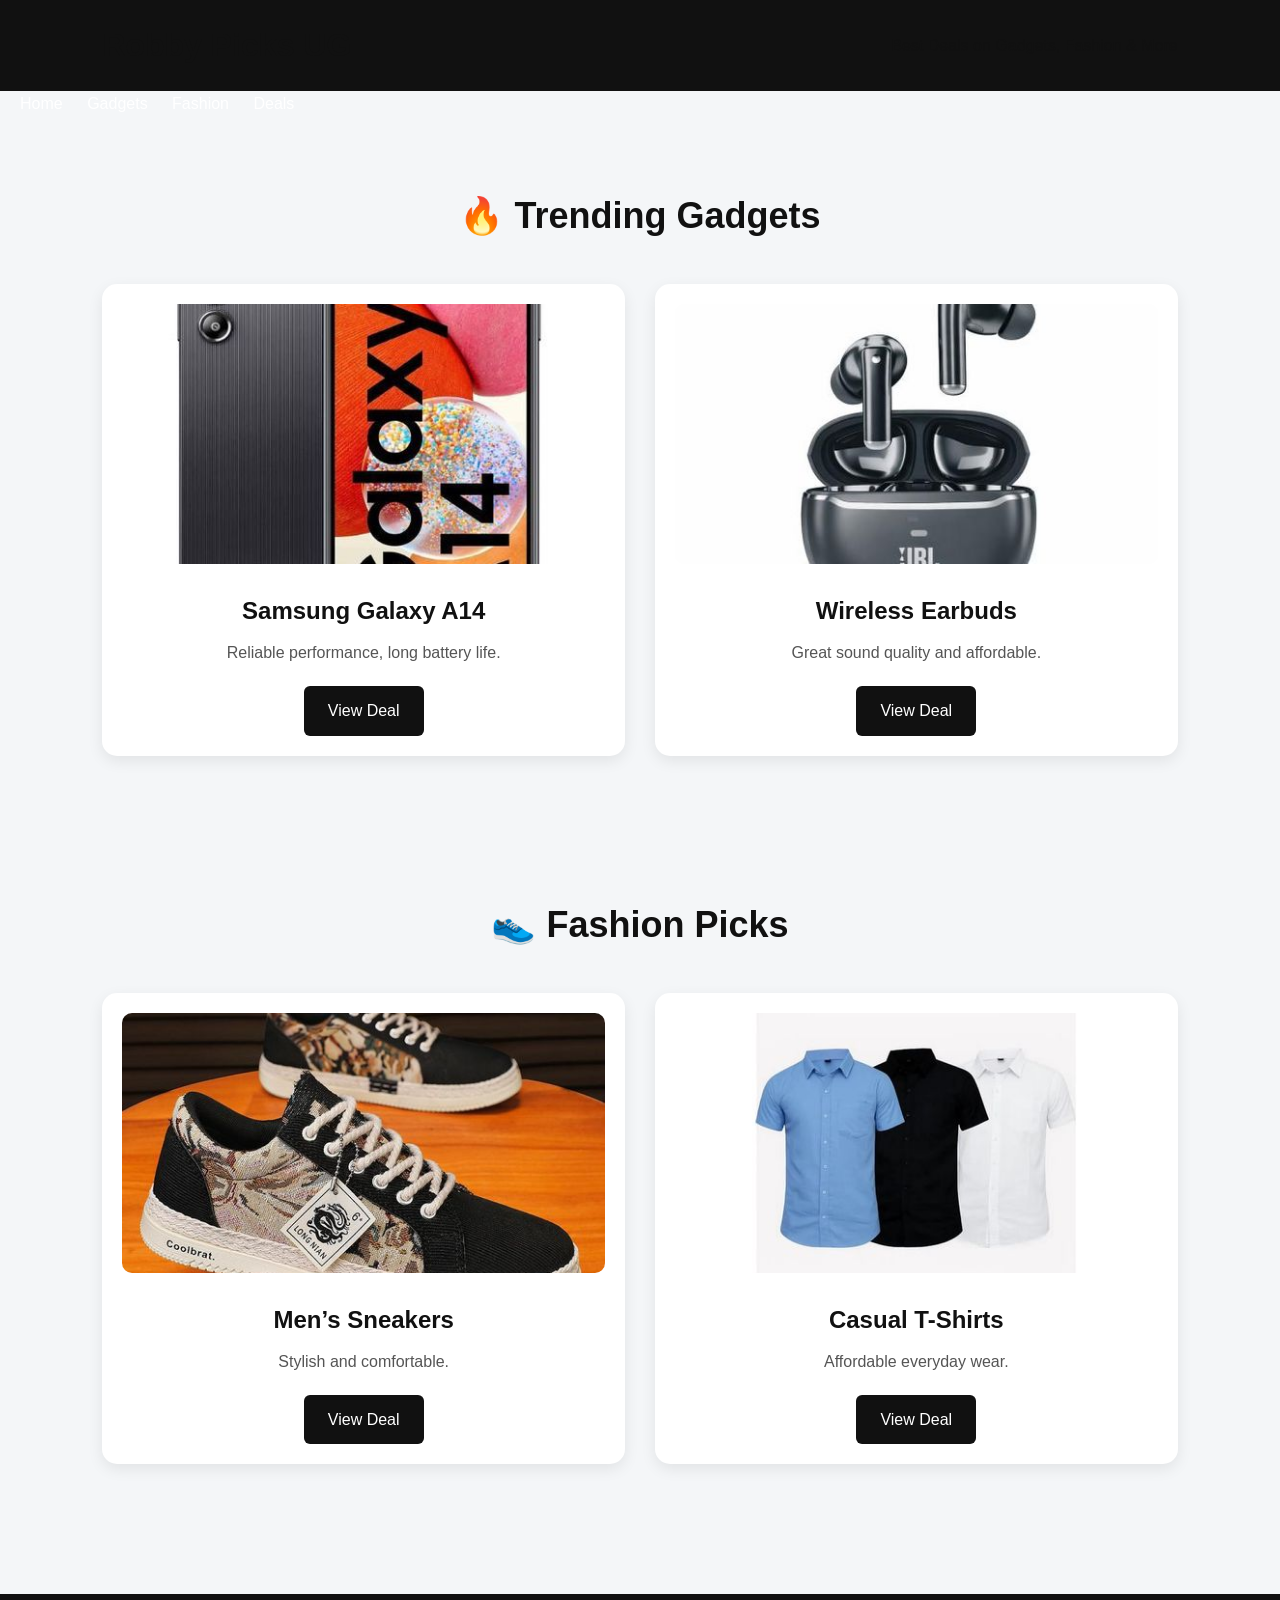
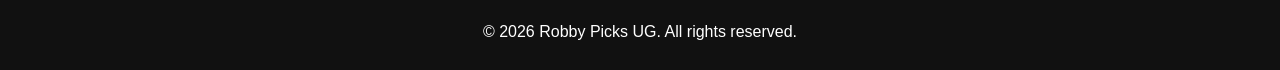
<file: Index.html>
<!DOCTYPE html>
<html>
<head>
  <title>Robby Picks UG</title>
  <link rel="stylesheet" href="styles.css">
</head>

<body>

<header>
  <h1>Robby Picks UG</h1>
  <p>Best Deals on Gadgets, Fashion & More</p>
</header>

<nav>
  <a href="#">Home</a>
  <a href="#">Gadgets</a>
  <a href="#">Fashion</a>
  <a href="#">Deals</a>
</nav>

<div class="section">
  <h2>🔥 Trending Gadgets</h2>

  <div class="products">

    <div class="product">
      <img src="images/SamsungA14.jpg" alt="Samsung Galaxy A14">
      <h3>Samsung Galaxy A14</h3>
      <p>Reliable performance, long battery life.</p>
      <a href="#" class="btn">View Deal</a>
    </div>

    <div class="product">
      <img src="images/Earbuds.jpg" alt="Wireless Earbuds">
      <h3>Wireless Earbuds</h3>
      <p>Great sound quality and affordable.</p>
      <a href="#" class="btn">View Deal</a>
    </div>

  </div>
</div>

<div class="section">
  <h2>👟 Fashion Picks</h2>

  <div class="products">

    <div class="product">
      <img src="images/mens sneakers.jpg" alt="Sneakers">
      <h3>Men’s Sneakers</h3>
      <p>Stylish and comfortable.</p>
      <a href="#" class="btn">View Deal</a>
    </div>

    <div class="product">
      <img src="images/shirts.jpg" alt="T-Shirts">
      <h3>Casual T-Shirts</h3>
      <p>Affordable everyday wear.</p>
      <a href="#" class="btn">View Deal</a>
    </div>

  </div>
</div>
    
</body>
<footer>
    <p>&copy; 2026 Robby Picks UG. All rights reserved.</p>
</footer>

</body>
</html>
</file>
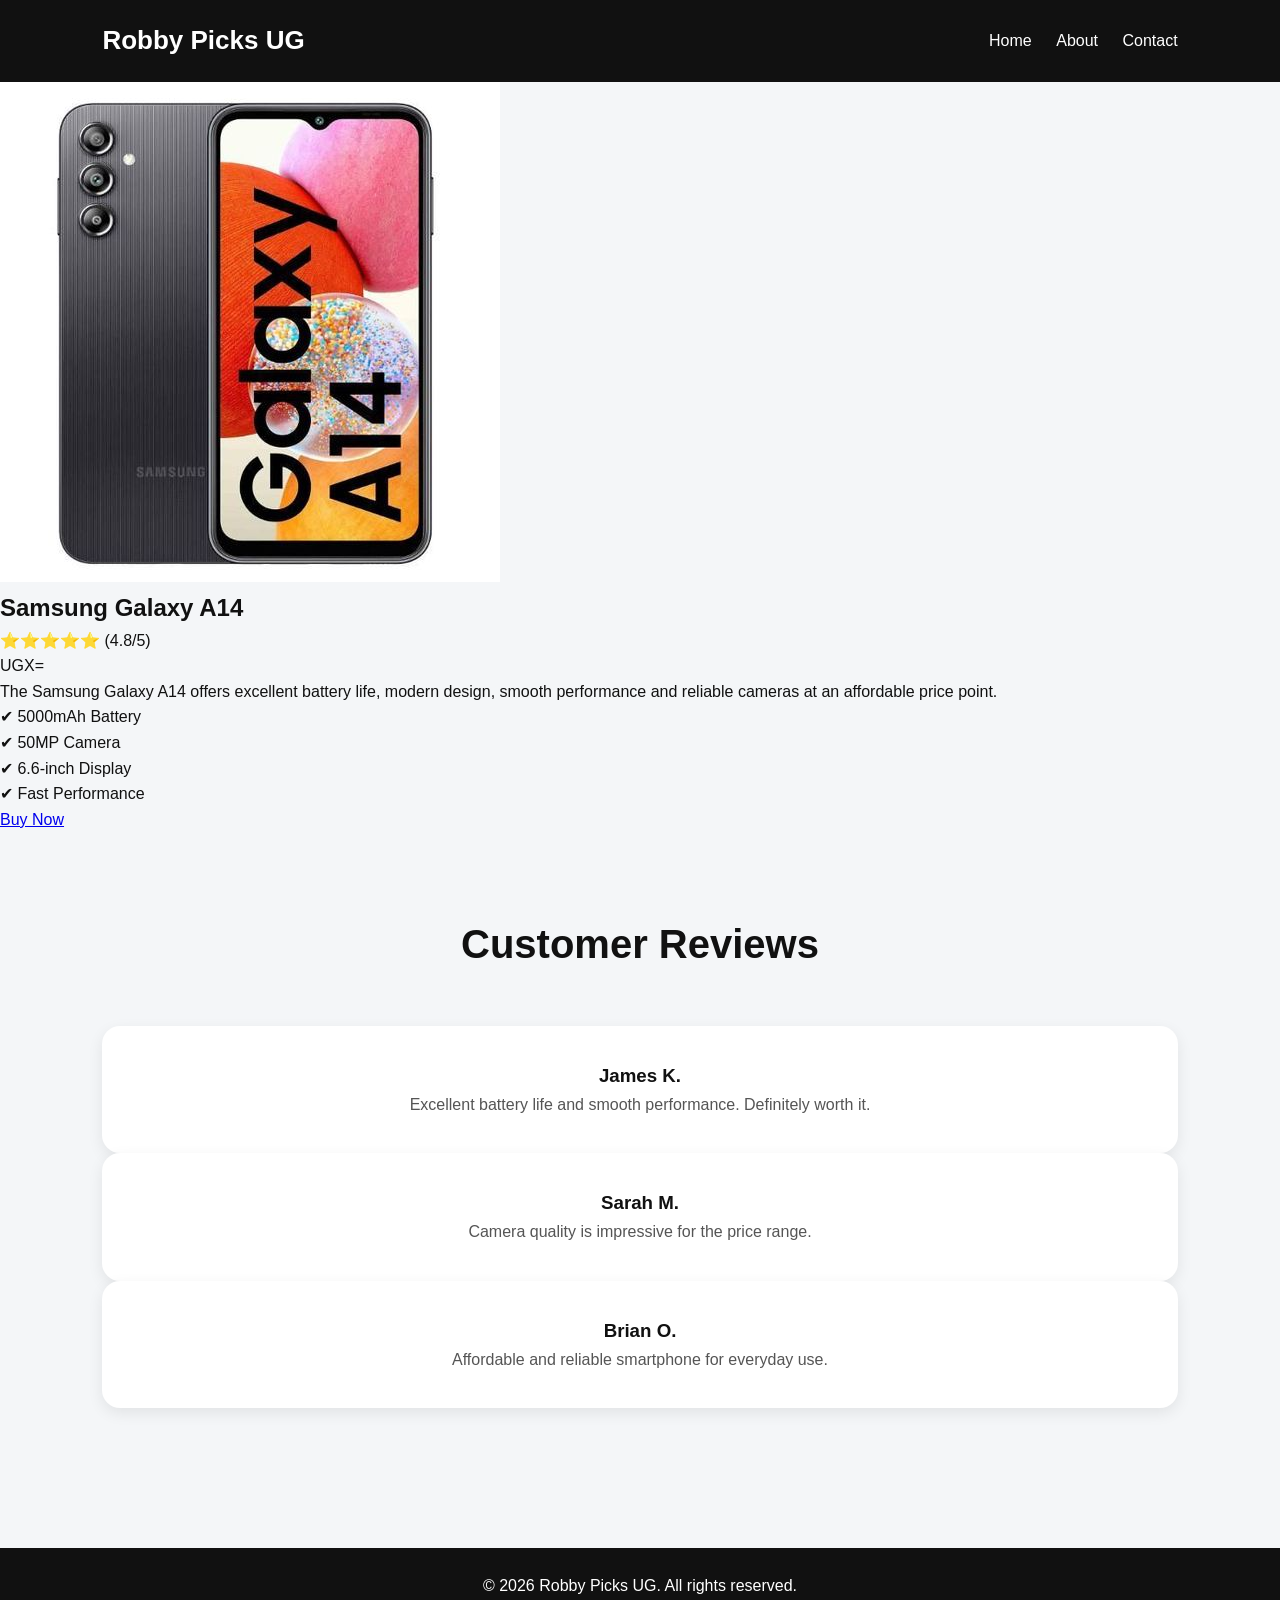
<file: samsung.html>
<!DOCTYPE html>
<html lang="en">
<head>
  <meta charset="UTF-8">
  <meta name="viewport"
  content="width=device-width, initial-scale=1.0">
  <title>Samsung Galaxy A14 | Robby Picks UG</title>
  <link rel="stylesheet"
  href="styles.css">
</head>
<body>

<!-- HEADER -->
<header>
  <div class="logo">
    Robby Picks UG
  </div>

  <nav id="navbar">
    <a href="index.html">Home</a>
    <a href="about.html">About</a>
    <a href="contact.html">Contact</a>
  </nav>
</header>

<!-- PRODUCT SECTION -->
<section class="product-page">
  <div class="product-image">
    <img src="images/SamsungA14.jpg"
    alt="Samsung Galaxy A14">
  </div>

  <div class="product-details">
    <h1>Samsung Galaxy A14</h1>
    <div class="rating">
  ⭐⭐⭐⭐⭐ <span>(4.8/5)</span>
</div>
    <p class="price">
      UGX=
    </p>
    <p class="description">
      The Samsung Galaxy A14 offers
      excellent battery life, modern
      design, smooth performance and
      reliable cameras at an affordable
      price point.
    </p>

    <ul>
      <li>✔ 5000mAh Battery</li>
      <li>✔ 50MP Camera</li>
      <li>✔ 6.6-inch Display</li>
      <li>✔ Fast Performance</li>
    </ul>

    <a href="#"
    class="buy-btn">
      Buy Now
    </a>
  </div>
</section> 
</section>

<!-- CUSTOMER REVIEWS -->
<section class="reviews-section">
  <h2>Customer Reviews</h2>
  <div class="review-card">
    <h3>James K.</h3>
    <p>
      Excellent battery life and smooth
      performance. Definitely worth it.
    </p>
  </div>
  <div class="review-card">
    <h3>Sarah M.</h3>
    <p>
      Camera quality is impressive for
      the price range.
    </p>
  </div>
  <div class="review-card">
    <h3>Brian O.</h3>
    <p>
      Affordable and reliable smartphone
      for everyday use.
    </p>
  </div>
</section>
<!-- FOOTER -->
<footer>
  <p>
    &copy; 2026 Robby Picks UG.
    All rights reserved.
  </p>
</footer>
<script src="script.js"></script>

</body>
</html>
</file>
<file: styles.css>
/* ROBBY PICKS UG - PREMIUM CSS*/

  /*  GLOBAL RESET */
  * {
    margin: 0;
    padding: 0;
    box-sizing: border-box;
  }

  /*  BODY */
  body {
    font-family: Arial, sans-serif;
    background: #f4f6f8;
    color: #111;
    line-height: 1.6;
  }

  /* HEADER / NAVBAR */
  header {
    display: flex;
    justify-content: space-between;
    align-items: center;
    padding: 20px 8%;
    background: #111;
    position: sticky;
    top: 0;
    z-index: 1000;
  }
  .logo {
    color: white;
    font-size: 26px;
    font-weight: bold;
  }
  nav a {
    color: white;
    text-decoration: none;
    margin-left: 20px;
    transition: 0.3s;
  }
  nav a:hover {
    color: #00c853;
  }

  /* DARK MODE BUTTON */
  #darkModeToggle {
    background: #6a6b6b;
    color: white;
    border: none;
    padding: 10px 14px;
    border-radius:50px;
    cursor: pointer;
    margin-left: 20px;
    font-size: 18px;
    width: 45px;
    height: 45px;
    transition: 0.3s;
  }
  #darkModeToggle:hover {
    background: #ffff
    transform: scale(1.05);
  }

  /* HERO SECTION */
  .hero {
    height: 60vh;
    background:
    linear-gradient(rgba(0,0,0,0.6),
    rgba(0,0,0,0.6)),
    url('images/hero.jpg');
    background-size: cover;
    background-position: center;
    display: flex;
    justify-content: center;
    align-items: center;
    text-align: center;
    color: white;
    padding: 40px 20px;
  }
  .hero-content {
    max-width: 700px;
  }
  .hero-content h1 {
    font-size: 52px;
    margin-bottom: 20px;
    line-height: 1.2;
  }
  .hero-content p {
    font-size: 18px;
    margin-bottom: 30px;
    line-height: 1.7;
  }

  /* HERO BUTTON */
  .hero-btn {
    display: inline-block;
    background: #00c853;
    color: white;
    padding: 14px 30px;
    border-radius: 8px;
    text-decoration: none;
    transition: 0.3s;
  }
  .hero-btn:hover {
    background: #009624;
    transform: scale(1.05);
  }

  /*  PRODUCT SECTIONS */
  .section {
    padding: 70px 8%;
  }
  .section h2 {
    text-align: center;
    margin-bottom: 40px;
    font-size: 36px;
  }

  /* PRODUCT GRID */
      .products {
        display: grid;
        grid-template-columns:
        repeat(auto-fit, minmax(260px, 1fr));
        gap: 30px;
      }

      /* PRODUCT CARD */
      .product {
        background: white;
        padding: 20px;
        border-radius: 15px;
        text-align: center;
        transition: 0.3s;
        box-shadow: 0 5px 15px rgba(0,0,0,0.08);
      }
      .product:hover {
        transform: translateY(-8px);
        box-shadow: 0 12px 25px rgba(0,0,0,0.15);
      }

      /* PRODUCT IMAGE */
      .product img {
        width: 100%;
        height: 260px;
        object-fit: cover;
        border-radius: 10px;
        margin-bottom: 20px;
      }

      /* PRODUCT TEXT */
      .product h3 {
        margin-bottom: 10px;
        font-size: 24px;
      }
      .product p {
        color: #555;
        margin-bottom: 20px;
      }

      /* PRODUCT BUTTON */
      .btn {
        display: inline-block;
        background: #111;
        color: white;
        padding: 12px 24px;
        border-radius: 6px;
        text-decoration: none;
        transition: 0.3s;
      }
      .btn:hover {
        background: #00c853;
      }

          /* TRUST SECTION */
          .trust-section {
            padding: 80px 8%;
            background: white;
            text-align: center;
          }
          .trust-section h2 {
            font-size: 40px;
            margin-bottom: 50px;
          }

          /* TRUST GRID */
          .trust-container {
            display: grid;
            grid-template-columns:
            repeat(auto-fit, minmax(250px, 1fr));
            gap: 30px;
          }

          /* TRUST BOX */
          .trust-box {
            background: #f4f6f8;
            padding: 40px 25px;
            border-radius: 18px;
            transition: 0.3s;
            box-shadow: 0 5px 15px rgba(0,0,0,0.06);
          }
          .trust-box:hover {
            transform: translateY(-10px);
            box-shadow: 0 12px 25px rgba(0,0,0,0.12);
          }

          /* TRUST ICON */
          .trust-icon {
            font-size: 50px;
            margin-bottom: 20px;
          }

          /* TRUST TEXT */
          .trust-box h3 {
            margin-bottom: 15px;
            font-size: 24px;
          }
          .trust-box p {
            color: #555;
            line-height: 1.7;
          }

          /* FEATURED BANNER */
          .featured-banner {
            margin: 80px 8%;
            border-radius: 20px;
            overflow: hidden;
            background:
            linear-gradient(rgba(0,0,0,0.7),
            rgba(0,0,0,0.7)),
            url('images/hero.jpg');
            background-size: cover;
            background-position: center;
            padding: 100px 40px;
            text-align: center;
            color: white;
          }

          /* BANNER TEXT */
          .banner-content h2 {
            font-size: 48px;
            margin-bottom: 20px;/=
          }
          .banner-content p {
            font-size: 18px;
            max-width: 700px;
            margin: auto;
            margin-bottom: 30px;
            line-height: 1.7;
          }

      /* BANNER BUTTON */
      .banner-btn {
        display: inline-block;
        background: #00c853;
        color: white;
        padding: 14px 30px;
        border-radius: 8px;
        text-decoration: none;
        transition: 0.3s;
      }
      .banner-btn:hover {
        background: #009624;
        transform: scale(1.05);
      }

      /* REVIEWS SECTION */
      .reviews-section {
        padding: 80px 8%;
        background: #f4f6f8;
        text-align: center;
      }
      .reviews-section h2 {
        font-size: 40px;
        margin-bottom: 50px;
      }

      /* REVIEWS GRID */

      .reviews-container {
        display: grid;
        grid-template-columns:
        repeat(auto-fit, minmax(280px, 1fr));
        gap: 30px;
      }

      /* REVIEW CARD */

      .review-card {
        background: white;
        padding: 35px;
        border-radius: 18px;
        transition: 0.3s;
        box-shadow: 0 5px 15px rgba(0,0,0,0.08);
      }
      .review-card:hover {
        transform: translateY(-10px);
        box-shadow: 0 12px 25px rgba(0,0,0,0.12);
      }

      /* STARS */
      .stars {
        font-size: 24px;
        margin-bottom: 20px;
      }

      /* REVIEW TEXT */
      .review-card p {
        color: #555;
        line-height: 1.7;
      }

  /*  WHATSAPP BUTTON */
  .whatsapp-btn {
    position: fixed;
    bottom: 25px;
    right: 25px;
    width: 65px;
    height: 65px;
    background: #25D366;
    color: white;
    font-size: 32px;
    border-radius: 50%;
    display: flex;
    justify-content: center;
    align-items: center;
    text-decoration: none;
    box-shadow: 0 5px 15px rgba(0,0,0,0.2);
    transition: 0.3s;
    z-index: 1000;
  }
  .whatsapp-btn:hover {
    transform: scale(1.1);
    background: #1ebe5d;
  }


  /* FOOTER */
  footer {
    text-align: center;
    padding: 25px;
    background: #111;
    color: white;
    margin-top: 60px;
  }

  /*  MOBILE MENU */
  .menu-toggle {
    display: none;
    font-size: 30px;
    color: white;
    cursor: pointer;
  }

  /* MOBILE RESPONSIVE */
  @media (max-width: 768px) {
    header {
      flex-direction: column;
      padding: 15px 5%;
    }

  /* MOBILE NAVIGATION */
  .menu-toggle {
    display: block;
  }
  #navbar {
    display: none;
    flex-direction: column;
    width: 100%;
    text-align: center;
    margin-top: 15px;
  }
  #navbar.active {
    display: flex;
  }
  #navbar a {
    margin: 12px 0;
  }
    nav {
      margin-top: 10px;
    }
    nav a {
      margin: 0 10px;
      font-size: 14px;
    }
    .hero {
      height: 45vh;
      padding: 50px 20px;
    }
    .hero-content h1 {
      font-size: 32px;
      line-height: 1.3;
    }
    .hero-content p {
      font-size: 15px;
    }
    .section {
      padding: 50px 5%;
    }
    .section h2,
    .trust-section h2,
    .reviews-section h2 {
      font-size: 30px;
    }
    .banner-content h2 {
      font-size: 34px;
    }
    .banner-content p {
      font-size: 15px;
    }
    .featured-banner {
      padding: 70px 20px;
    }
    .product img {
      height: 220px;
    }
  }

  /* DARK MODE */
  .dark-mode {
    background: #121212;
    color: white;
  }
  .dark-mode .product,
  .dark-mode .review-card,
  .dark-mode .trust-box {
    background: #1e1e1e;
    color: white;
  }
  .dark-mode .trust-section,
  .dark-mode .reviews-section {
    background: #181818;
  }
  .dark-mode .product p,
  .dark-mode .review-card p,
  .dark-mode .trust-box p {
    color: #ccc;
  }

  /* PRODUCT SLIDER */
.slider-section {
  padding: 70px 8%;
  text-align: center;
}
.slider-section h2 {
  font-size: 36px;
  margin-bottom: 40px;
}

/* SLIDER CONTAINER */
.slider-container {
  position: relative;
  overflow: hidden;
}

/* TRACK */
.slider-track {
  display: flex;
  gap: 20px;
  transition: transform 0.5s ease;
}

/* SLIDE */
.slide {
  min-width: 300px;
  background: white;
  padding: 20px;
  border-radius: 15px;
  box-shadow: 0 5px 15px rgba(0,0,0,0.08);
}

.slide img {
  width: 100%;
  height: 250px;
  object-fit: cover;
  border-radius: 10px;
  margin-bottom: 15px;
}
/* BUTTONS */
.slider-btn {
  position: absolute;
  top: 50%;
  transform: translateY(-50%);
  background: #111;
  color: white;
  border: none;
  width: 50px;
  height: 50px;
  border-radius: 50%;
  cursor: pointer;
  font-size: 24px;
  z-index: 10;
  transition: 0.3s;
}
.slider-btn:hover {
  background: #00c853;
}
.prev {
  left: 10px;
}
.next {
  right: 10px;
}

/* SEARCH BAR */
.search-container {
  padding: 20px 8%;
  text-align: center;
}
#searchInput {
  width: 100%;
  max-width: 500px;
  padding: 15px 20px;
  border: none;
  border-radius: 10px;
  font-size: 16px;
  box-shadow: 0 5px 15px rgba(0,0,0,0.1);
  outline: none;
}
.search-container {
  padding: 40px 8% 20px;
}

  /* BACK TO TOP BUTTON */
  #backToTop {
      position: fixed;
      bottom: 100px;
      right: 25px;
        width: 55px;
        height: 55px;
          border: none;
          border-radius: 50%;
          background: #111;
          color: white;
        font-size: 24px;
        cursor: pointer;
      display: none;
      transition: 0.3s;
      z-index: 1000;
  }
  #backToTop:hover {
    background: #00c853;
    transform: scale(1.1);
  }

  /*  ABOUT PAGE */
.about-content {
  max-width: 900px;
  margin: auto;
  text-align: center;
}
.about-content h2 {
  font-size: 40px;
  margin-bottom: 30px;
}
.about-content p {
  margin-bottom: 25px;
  line-height: 1.8;
  font-size: 18px;
  color: #555;
}

/* CONTACT PAGE */
.contact-container {
  max-width: 700px;
  margin: auto;
  text-align: center;
}
.contact-container h2 {
  font-size: 40px;
  margin-bottom: 30px;
}

/* FORM */
.contact-form {
  display: flex;
  flex-direction: column;
  gap: 20px;
}

/* INPUTS */
.contact-form input,
.contact-form textarea {
  width: 100%;
  padding: 15px;
  border: none;
  border-radius: 10px;
  font-size: 16px;
  outline: none;
  box-shadow: 0 5px 15px rgba(0,0,0,0.08);
}


/* BUTTON */
.contact-form button {
  background: #00c853;
  color: white;
  border: none;
  padding: 15px;
  border-radius: 10px;
  font-size: 16px;
  cursor: pointer;
  transition: 0.3s;
}
.contact-form button:hover {
  background: #009624;
  transform: scale(1.03);
}

  /* SCROLL REVEAL ANIMATION */
  .reveal {
    opacity: 0;
    transform: translateY(80px);
    transition: all 1s ease;
  }
  .reveal.active {
    opacity: 1;
    transform: translateY(0);
  }
</file>
